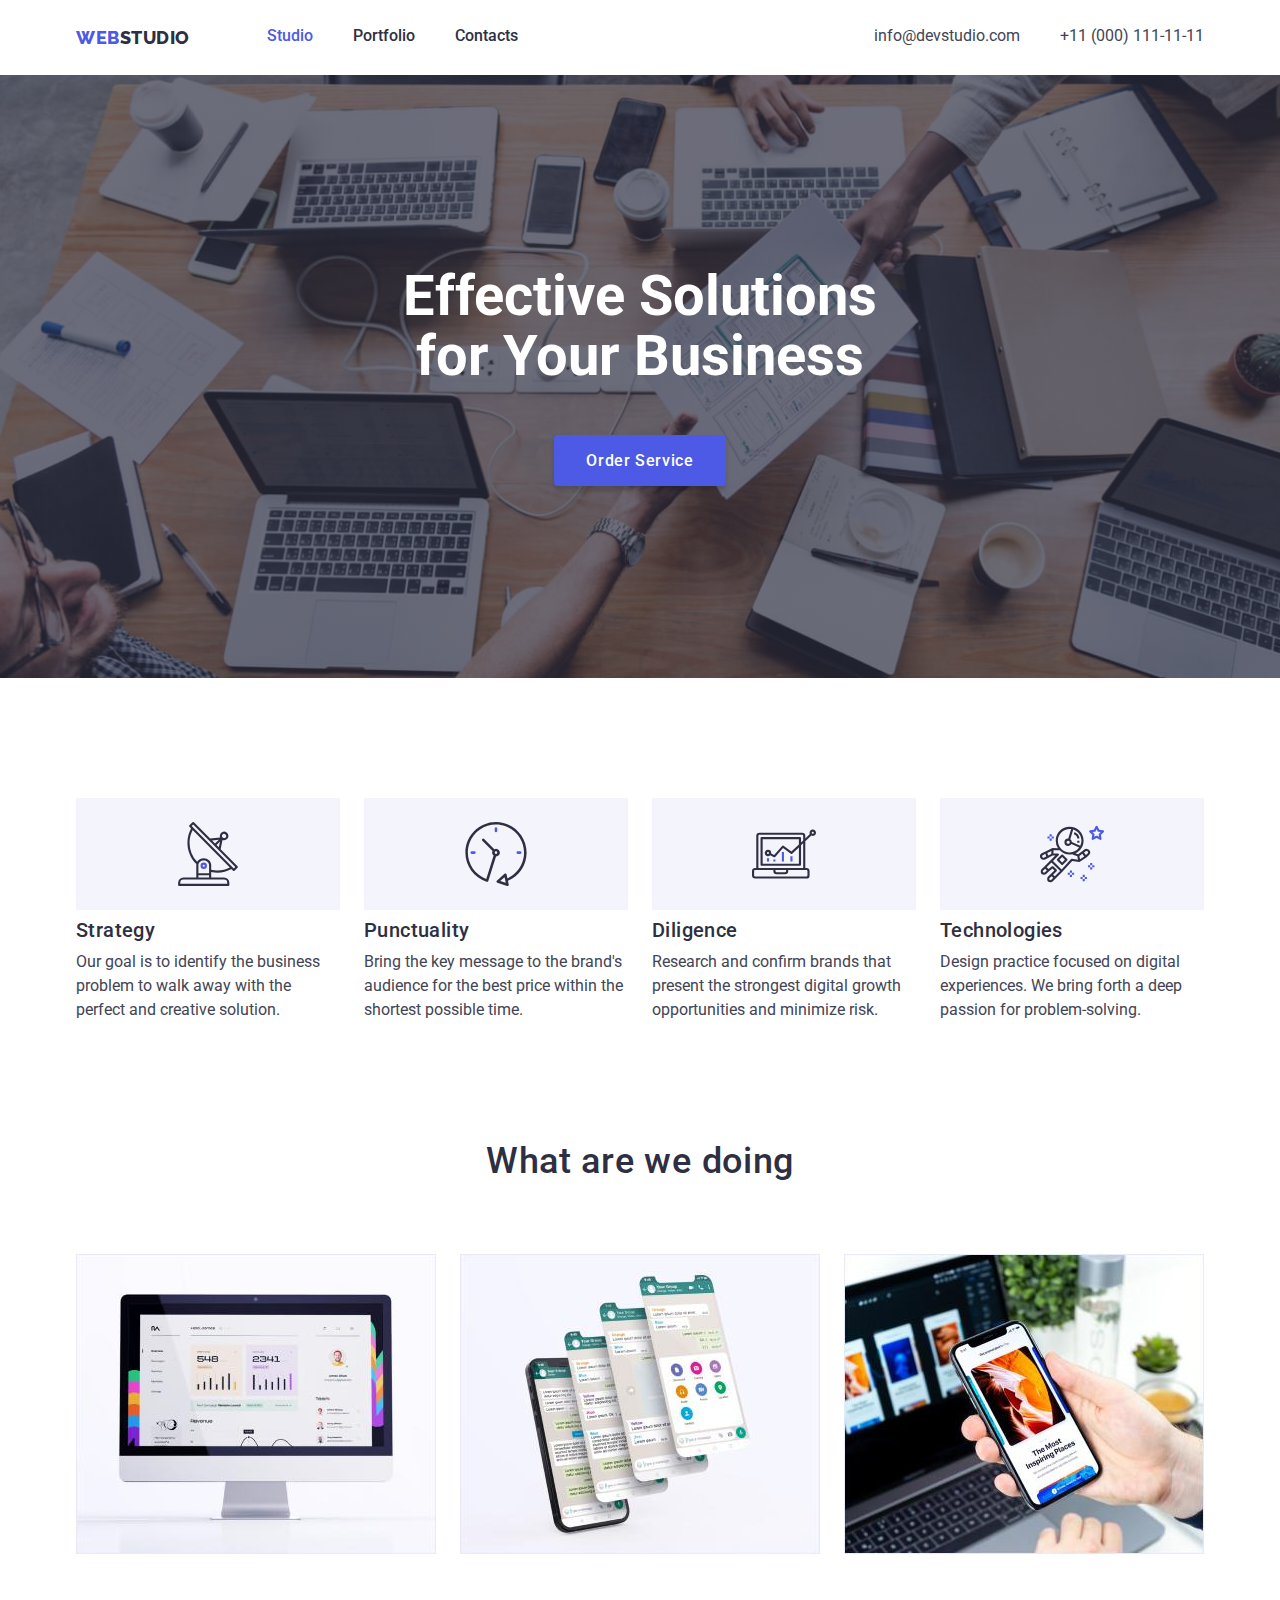
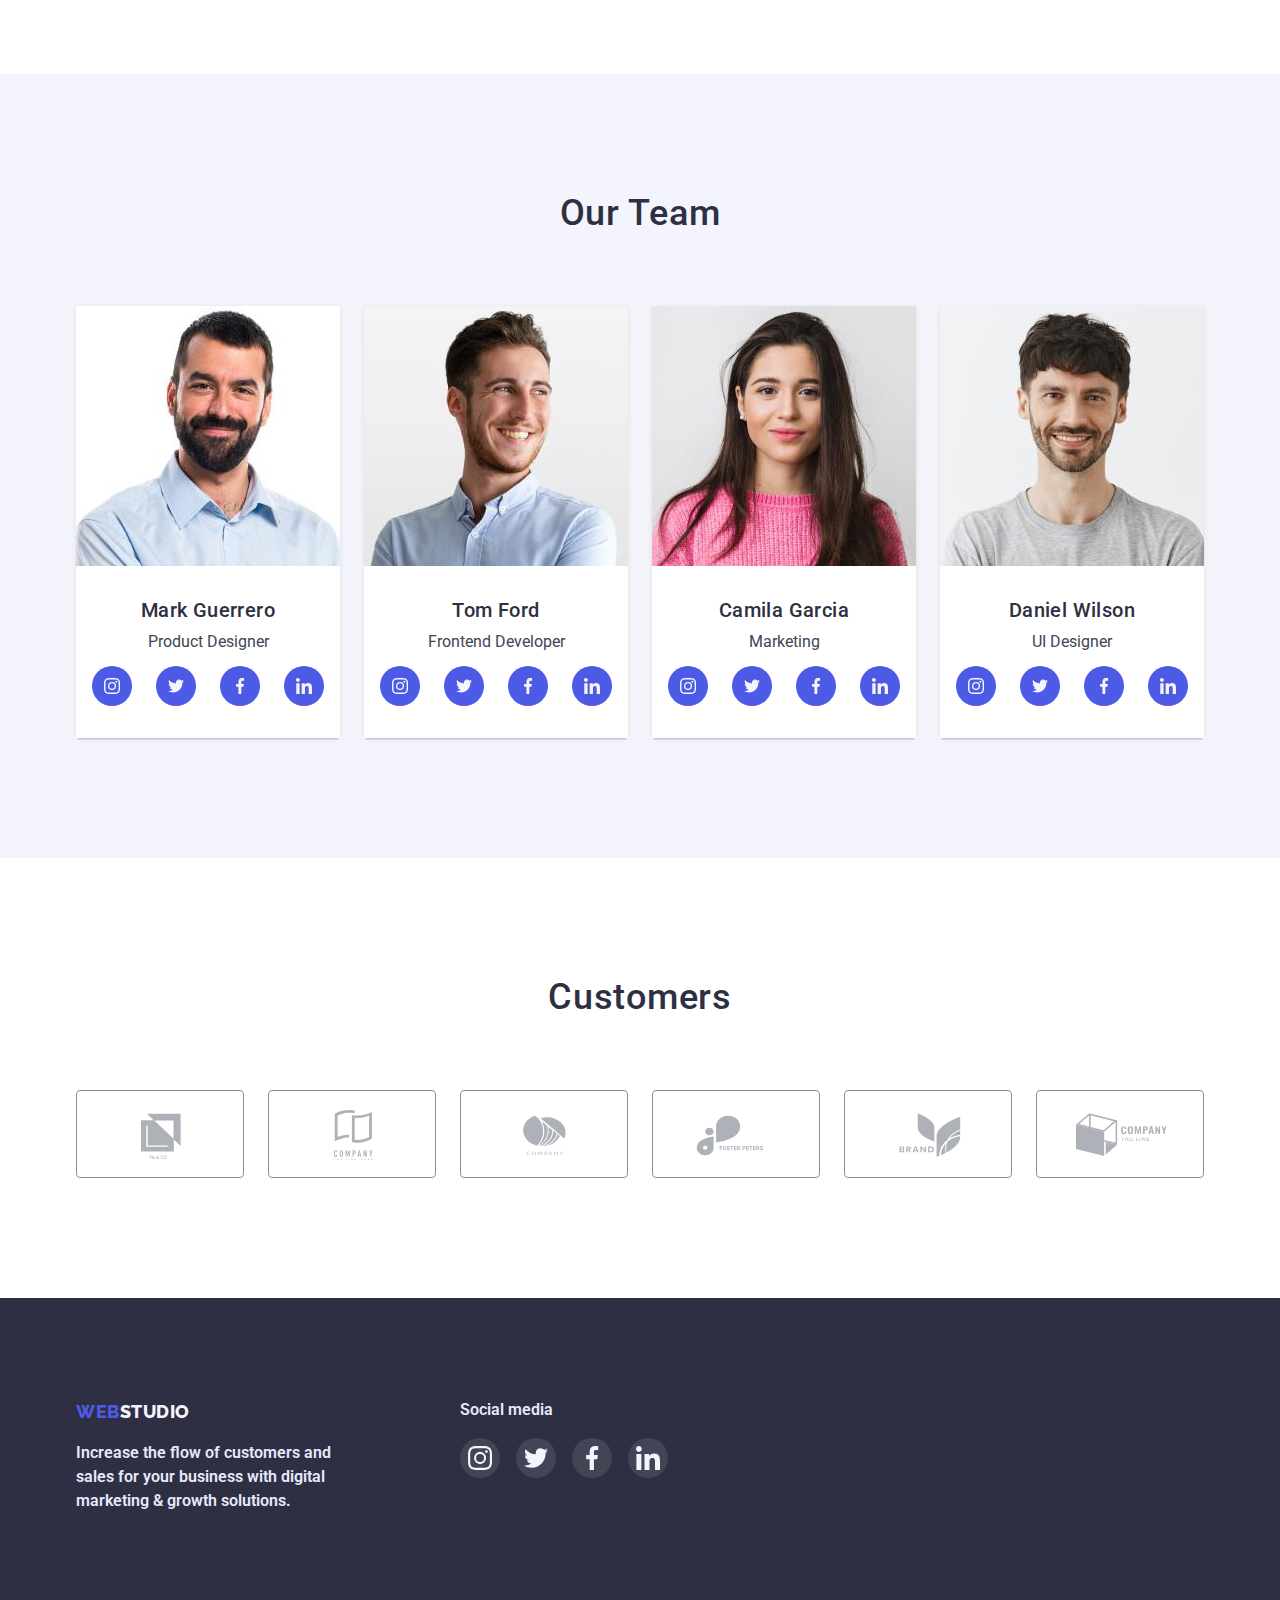
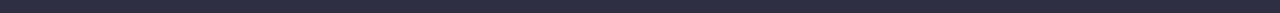
<file: index.html>
<!DOCTYPE html>
<html lang="en">
  <head>
    <meta charset="UTF-8" />
    <title>Web Studio</title>
    <link rel="preconnect" href="https://fonts.googleapis.com" />
    <link rel="preconnect" href="https://fonts.gstatic.com" crossorigin />
    <link
      href="https://fonts.googleapis.com/css2?family=Raleway:wght@700;800&family=Roboto:wght@400;500;700;900&display=swap"
      rel="stylesheet"
    />
    <link
      href="https://cdnjs.cloudflare.com/ajax/libs/modern-normalize/1.1.0/modern-normalize.min.css"
      rel="stylesheet"
    />
    <link href="./css/styles.css" rel="stylesheet" type="text/css" />
  </head>
  <body>
    <header class="page-header">
      <div class="container">
        <nav class="main-nav">
          <a class="logo link" href="./index.html"> <span>Web</span>Studio </a>
          <ul class="list site-nav">
            <li class="item">
              <a class="link active" href="./index.html">Studio</a>
            </li>
            <li class="item">
              <a class="link" href="./portfolio.html">Portfolio</a>
            </li>
            <li class="item">
              <a class="link" href="">Contacts</a>
            </li>
          </ul>
        </nav>
        <ul class="list contacts-nav">
          <li class="item">
            <a class="link" href="mailto:info@devstudio.com"
              >info@devstudio.com</a
            >
          </li>
          <li class="item">
            <a class="link" href="tel:+110001111111">+11 (000) 111-11-11</a>
          </li>
        </ul>
      </div>
    </header>
    <main class="page-main">
      <section class="hero section">
        <h1 class="title">
          Effective Solutions <br />
          for Your Business
        </h1>
        <button class="button primary" type="button">Order Service</button>
      </section>
      <section class="section">
        <div class="container">
          <ul class="feature-list list">
            <li class="item item-info">
              <div class="item-image">
                <svg class="item-icon">
                  <use href="./images/icons.svg#icon-antenna-1-1"></use>
                </svg>
              </div>
              <div class="item-body">
                <h3 class="subtitle">Strategy</h3>
                <p>
                  Our goal is to identify the business problem to walk away with
                  the perfect and creative solution.
                </p>
              </div>
            </li>
            <li class="item item-info">
              <div class="item-image">
                <svg class="item-icon">
                  <use href="./images/icons.svg#icon-clock-1"></use>
                </svg>
              </div>
              <div class="item-body">
                <h3 class="subtitle">Punctuality</h3>
                <p>
                  Bring the key message to the brand's audience for the best
                  price within the shortest possible time.
                </p>
              </div>
            </li>
            <li class="item item-info">
              <div class="item-image">
                <svg class="item-icon">
                  <use href="./images/icons.svg#icon-diagram-1"></use>
                </svg>
              </div>
              <div class="item-body">
                <h3 class="subtitle">Diligence</h3>
                <p>
                  Research and confirm brands that present the strongest digital
                  growth opportunities and minimize risk.
                </p>
              </div>
            </li>
            <li class="item item-info">
              <div class="item-image">
                <svg class="item-icon">
                  <use href="./images/icons.svg#icon-astronaut-1"></use>
                </svg>
              </div>
              <div class="item-body">
                <h3 class="subtitle">Technologies</h3>
                <p>
                  Design practice focused on digital experiences. We bring forth
                  a deep passion for problem-solving.
                </p>
              </div>
            </li>
          </ul>
        </div>
      </section>
      <section class="section">
        <div class="container">
          <h2 class="subject">What are we doing</h2>
          <ul class="feature-list list">
            <li class="item">
              <img
                class="image"
                src="./images/screen.jpg"
                alt="screen"
                height="300"
                width="360"
              />
            </li>
            <li class="item">
              <img
                class="image"
                src="./images/phone.jpg"
                alt="phonpe"
                height="300"
                width="360"
              />
            </li>
            <li class="item">
              <img
                class="image"
                src="./images/screenphone.jpg"
                alt="screen&phone"
                height="300"
                width="360"
              />
            </li>
          </ul>
        </div>
      </section>
      <section class="section">
        <div class="container">
          <h2 class="subject">Our Team</h2>
          <ul class="feature-list list">
            <li class="item our-team-cards">
              <img
                class="image"
                src="./images/Guerrero.jpg"
                alt="Mark Guerrero - Product Designer"
                height="260"
                width="264"
              />
              <div class="item-description center">
                <h3 class="subtitle">Mark Guerrero</h3>
                <p class="our-team-position">Product Designer</p>
                <ul class="list social-container">
                  <li class="item">
                    <a href="#" class="icon-team">
                      <svg class="icon">
                        <use href="./images/icons.svg#icon-instagram-2"></use>
                      </svg>
                    </a>
                  </li>
                  <li class="item">
                    <a href="#" class="icon-team">
                      <svg class="icon">
                        <use href="./images/icons.svg#icon-twitter-1"></use>
                      </svg>
                    </a>
                  </li>
                  <li class="item">
                    <a href="#" class="icon-team">
                      <svg class="icon">
                        <use href="./images/icons.svg#icon-facebook-1"></use>
                      </svg>
                    </a>
                  </li>
                  <li class="item">
                    <a href="#" class="icon-team">
                      <svg class="icon">
                        <use href="./images/icons.svg#icon-linkedin-1"></use>
                      </svg>
                    </a>
                  </li>
                </ul>
              </div>
            </li>
            <li class="item our-team-cards">
              <img
                class="image"
                src="./images/Ford.jpg"
                alt="Tom Ford - Frontend Developer"
                height="260"
                width="264"
              />
              <div class="item-description center">
                <h3 class="subtitle">Tom Ford</h3>
                <p class="our-team-position">Frontend Developer</p>
                <ul class="list social-container">
                  <li class="item">
                    <a href="#" class="icon-team">
                      <svg class="icon">
                        <use href="./images/icons.svg#icon-instagram-2"></use>
                      </svg>
                    </a>
                  </li>
                  <li class="item">
                    <a href="#" class="icon-team">
                      <svg class="icon">
                        <use href="./images/icons.svg#icon-twitter-1"></use>
                      </svg>
                    </a>
                  </li>
                  <li class="item">
                    <a href="#" class="icon-team">
                      <svg class="icon">
                        <use href="./images/icons.svg#icon-facebook-1"></use>
                      </svg>
                    </a>
                  </li>
                  <li class="item">
                    <a href="#" class="icon-team">
                      <svg class="icon">
                        <use href="./images/icons.svg#icon-linkedin-1"></use>
                      </svg>
                    </a>
                  </li>
                </ul>
              </div>
            </li>
            <li class="item our-team-cards">
              <img
                class="image"
                src="./images/Garcia.jpg"
                alt="Camila Garcia - Marketing"
                height="260"
                width="264"
              />
              <div class="item-description center">
                <h3 class="subtitle">Camila Garcia</h3>
                <p class="our-team-position">Marketing</p>
                <ul class="list social-container">
                  <li class="item">
                    <a href="#" class="icon-team">
                      <svg class="icon">
                        <use href="./images/icons.svg#icon-instagram-2"></use>
                      </svg>
                    </a>
                  </li>
                  <li class="item">
                    <a href="#" class="icon-team">
                      <svg class="icon">
                        <use href="./images/icons.svg#icon-twitter-1"></use>
                      </svg>
                    </a>
                  </li>
                  <li class="item">
                    <a href="#" class="icon-team">
                      <svg class="icon">
                        <use href="./images/icons.svg#icon-facebook-1"></use>
                      </svg>
                    </a>
                  </li>
                  <li class="item">
                    <a href="#" class="icon-team">
                      <svg class="icon">
                        <use href="./images/icons.svg#icon-linkedin-1"></use>
                      </svg>
                    </a>
                  </li>
                </ul>
              </div>
            </li>
            <li class="item our-team-cards">
              <img
                class="image"
                src="./images/Wilson.jpg"
                alt="Daniel Wilson - UI Designer"
                height="260"
                width="264"
              />
              <div class="item-description center">
                <h3 class="subtitle">Daniel Wilson</h3>
                <p class="our-team-position">UI Designer</p>
                <ul class="list social-container">
                  <li class="item">
                    <a href="#" class="icon-team">
                      <svg class="icon">
                        <use href="./images/icons.svg#icon-instagram-2"></use>
                      </svg>
                    </a>
                  </li>
                  <li class="item">
                    <a href="#" class="icon-team">
                      <svg class="icon">
                        <use href="./images/icons.svg#icon-twitter-1"></use>
                      </svg>
                    </a>
                  </li>
                  <li class="item">
                    <a href="#" class="icon-team">
                      <svg class="icon">
                        <use href="./images/icons.svg#icon-facebook-1"></use>
                      </svg>
                    </a>
                  </li>
                  <li class="item">
                    <a href="#" class="icon-team">
                      <svg class="icon">
                        <use href="./images/icons.svg#icon-linkedin-1"></use>
                      </svg>
                    </a>
                  </li>
                </ul>
              </div>
            </li>
          </ul>
        </div>
      </section>
      <section class="section">
        <div class="container">
          <h2 class="subject">Customers</h2>
          <ul class="list feature-list social-container">
            <li class="item">
              <a href="#" class="link">
                <svg class="icon-customers">
                  <use href="./images/icons.svg#icon-Logo"></use>
                </svg>
              </a>
            </li>
            <li class="item">
              <a href="#" class="link">
                <svg class="icon-customers">
                  <use href="./images/icons.svg#icon-Logo-1"></use>
                </svg>
              </a>
            </li>
            <li class="item">
              <a href="#" class="link">
                <svg class="icon-customers">
                  <use href="./images/icons.svg#icon-Logo-2"></use>
                </svg>
              </a>
            </li>
            <li class="item">
              <a href="#" class="link">
                <svg class="icon-customers">
                  <use href="./images/icons.svg#icon-Logo-3"></use>
                </svg>
              </a>
            </li>
            <li class="item">
              <a href="#" class="link">
                <svg class="icon-customers">
                  <use href="./images/icons.svg#icon-Logo-4"></use>
                </svg>
              </a>
            </li>
            <li class="item">
              <a href="#" class="link">
                <svg class="icon-customers">
                  <use href="./images/icons.svg#icon-Logo-5"></use>
                </svg>
              </a>
            </li>
          </ul>
        </div>
      </section>
    </main>
    <footer class="page-footer">
      <div class="container social-container">
        <div>
          <a class="link logo" href="./index.html"> <span>Web</span>Studio </a>
          <p class="left-paragraph">
            Increase the flow of customers and sales for your business with
            digital marketing & growth solutions.
          </p>
        </div>
        <div class="social-footer">
          <p class="right-paragraph">Social media</p>
          <ul class="list social-container">
            <li class="item">
              <a href="#" class="icon-footer">
                <svg class="icon">
                  <use href="./images/icons.svg#icon-instagram-2"></use>
                </svg>
              </a>
            </li>
            <li class="item">
              <a href="#" class="icon-footer">
                <svg class="icon">
                  <use href="./images/icons.svg#icon-twitter-1"></use>
                </svg>
              </a>
            </li>
            <li class="item">
              <a href="#" class="icon-footer">
                <svg class="icon">
                  <use href="./images/icons.svg#icon-facebook-1"></use>
                </svg>
              </a>
            </li>
            <li class="item">
              <a href="#" class="icon-footer">
                <svg class="icon">
                  <use href="./images/icons.svg#icon-linkedin-1"></use>
                </svg>
              </a>
            </li>
          </ul>
        </div>
      </div>
    </footer>
  </body>
</html>
</file>
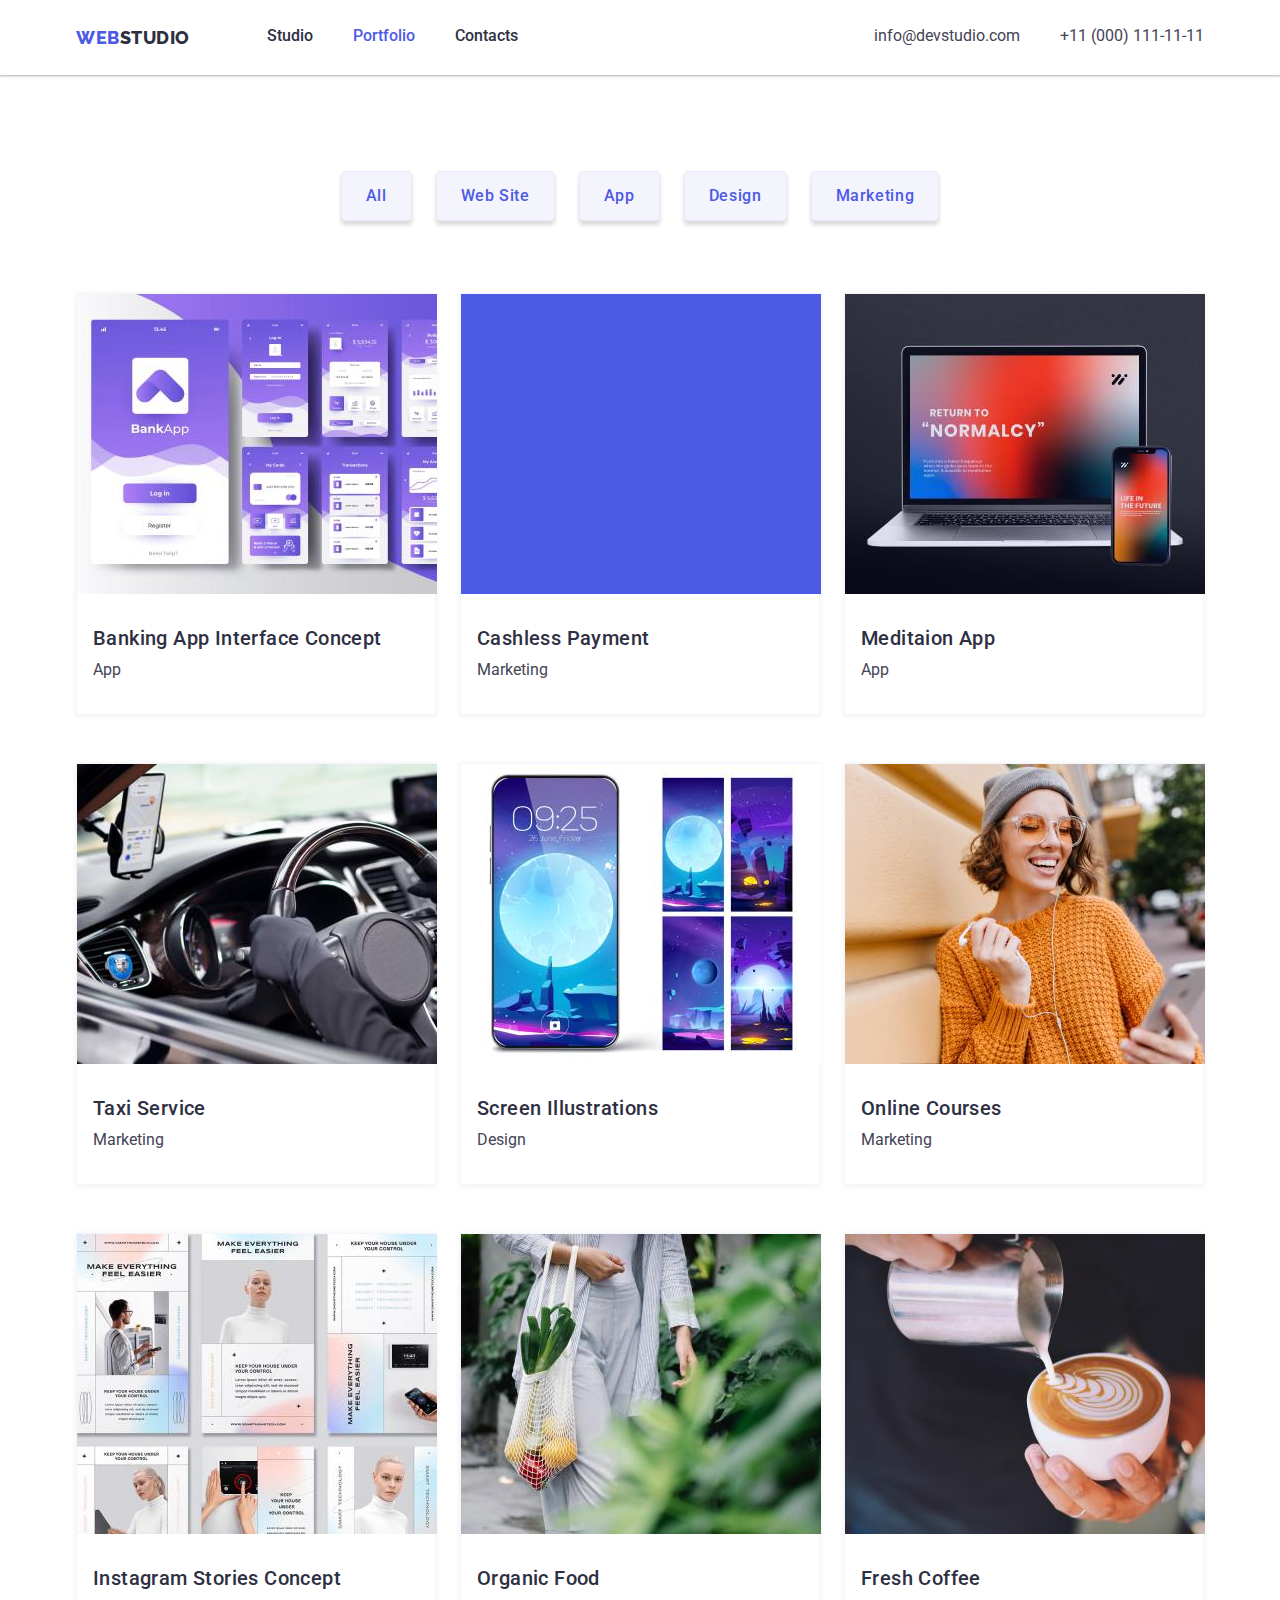
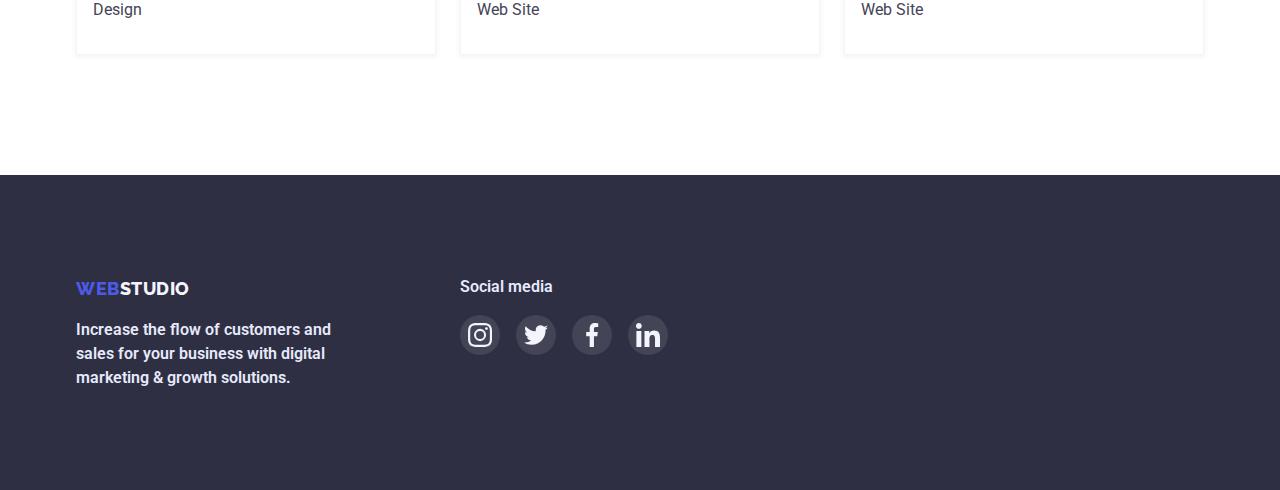
<file: portfolio.html>
<!DOCTYPE html>
<html lang="en">
  <head>
    <meta charset="UTF-8" />
    <title>Web Studio - Portfolio</title>
    <link rel="preconnect" href="https://fonts.googleapis.com" />
    <link rel="preconnect" href="https://fonts.gstatic.com" crossorigin />
    <link
      href="https://fonts.googleapis.com/css2?family=Raleway:wght@700;800&family=Roboto:wght@400;500;700;900&display=swap"
      rel="stylesheet"
    />
    <link
      href="https://cdnjs.cloudflare.com/ajax/libs/modern-normalize/1.1.0/modern-normalize.min.css"
      rel="stylesheet"
    />
    <link href="./css/styles.css" rel="stylesheet" type="text/css" />
  </head>
  <body>
    <header class="page-header">
      <div class="container">
        <nav class="main-nav">
          <a class="logo link" href="./index.html"> <span>Web</span>Studio </a>
          <ul class="list site-nav">
            <li class="item">
              <a class="link" href="./index.html">Studio</a>
            </li>
            <li class="item">
              <a class="link active" href="./portfolio.html">Portfolio</a>
            </li>
            <li class="item">
              <a class="link" href="">Contacts</a>
            </li>
          </ul>
        </nav>
        <ul class="list contacts-nav">
          <li class="item">
            <a class="link" href="mailto:info@devstudio.com"
              >info@devstudio.com</a
            >
          </li>
          <li class="item">
            <a class="link" href="tel:+110001111111">+11 (000) 111-11-11</a>
          </li>
        </ul>
      </div>
    </header>
    <main class="page-main">
      <section class="section portfolio">
        <div class="container">
          <h1 class="hidden">Portfolio</h1>
          <h2 class="hidden">List of projects</h2>
          <ul class="feature-list filter-list list">
            <li class="item">
              <button class="button secondary" type="button">All</button>
            </li>
            <li class="item">
              <button class="button secondary" type="button">Web Site</button>
            </li>
            <li class="item">
              <button class="button secondary" type="button">App</button>
            </li>
            <li class="item">
              <button class="button secondary" type="button">Design</button>
            </li>
            <li class="item">
              <button class="button secondary" type="button">Marketing</button>
            </li>
          </ul>
          <ul class="flex-container list">
            <li class="item">
              <a class="link" href="https://google.com">
                <img
                  class="image"
                  src="./images/interface.jpg"
                  alt="screen"
                  height="300"
                  width="360"
                />
                <div class="item-description">
                  <h3 class="subtitle">Banking App Interface Concept</h3>
                  <p>App</p>
                </div>
              </a>
            </li>
            <li class="item">
              <a class="link" href="https://google.com">
                <img
                  class="image"
                  src="./images/payment.jpg"
                  alt="screen"
                  height="300"
                  width="360"
                />
                <div class="item-description">
                  <h3 class="subtitle">Cashless Payment</h3>
                  <p>Marketing</p>
                </div>
              </a>
            </li>
            <li class="item">
              <a class="link" href="https://google.com">
                <img
                  class="image"
                  src="./images/meditaion.jpg"
                  alt="screen"
                  height="300"
                  width="360"
                />
                <div class="item-description">
                  <h3 class="subtitle">Meditaion App</h3>
                  <p>App</p>
                </div>
              </a>
            </li>
            <li class="item">
              <a class="link" href="https://google.com">
                <img
                  class="image"
                  src="./images/taxi.jpg"
                  alt="screen"
                  height="300"
                  width="360"
                />
                <div class="item-description">
                  <h3 class="subtitle">Taxi Service</h3>
                  <p>Marketing</p>
                </div>
              </a>
            </li>
            <li class="item">
              <a class="link" href="https://google.com">
                <img
                  class="image"
                  src="./images/screenillustrations.jpg"
                  alt="screen"
                  height="300"
                  width="360"
                />
                <div class="item-description">
                  <h3 class="subtitle">Screen Illustrations</h3>
                  <p>Design</p>
                </div>
              </a>
            </li>
            <li class="item">
              <a class="link" href="https://google.com">
                <img
                  class="image"
                  src="./images/courses.jpg"
                  alt="screen"
                  height="300"
                  width="360"
                />
                <div class="item-description">
                  <h3 class="subtitle">Online Courses</h3>
                  <p>Marketing</p>
                </div>
              </a>
            </li>
            <li class="item">
              <a class="link" href="https://google.com">
                <img
                  class="image"
                  src="./images/instagram.jpg"
                  alt="screen"
                  height="300"
                  width="360"
                />
                <div class="item-description">
                  <h3 class="subtitle">Instagram Stories Concept</h3>
                  <p>Design</p>
                </div>
              </a>
            </li>
            <li class="item">
              <a class="link" href="https://google.com">
                <img
                  class="image"
                  src="./images/food.jpg"
                  alt="screen"
                  height="300"
                  width="360"
                />
                <div class="item-description">
                  <h3 class="subtitle">Organic Food</h3>
                  <p>Web Site</p>
                </div>
              </a>
            </li>
            <li class="item">
              <a class="link" href="https://google.com">
                <img
                  class="image"
                  src="./images/cofee.jpg"
                  alt="screen"
                  height="300"
                  width="360"
                />
                <div class="item-description">
                  <h3 class="subtitle">Fresh Coffee</h3>
                  <p>Web Site</p>
                </div>
              </a>
            </li>
          </ul>
        </div>
      </section>
    </main>
    <footer class="page-footer">
      <div class="container social-container">
        <div>
          <a class="link logo" href="./index.html"> <span>Web</span>Studio </a>
          <p class="left-paragraph">
            Increase the flow of customers and sales for your business with
            digital marketing & growth solutions.
          </p>
        </div>
        <div class="social-footer">
          <p class="right-paragraph">Social media</p>
          <ul class="list social-container">
            <li class="item">
              <a href="#" class="icon-footer">
                <svg class="icon">
                  <use href="./images/icons.svg#icon-instagram-2"></use>
                </svg>
              </a>
            </li>
            <li class="item">
              <a href="#" class="icon-footer">
                <svg class="icon">
                  <use href="./images/icons.svg#icon-twitter-1"></use>
                </svg>
              </a>
            </li>
            <li class="item">
              <a href="#" class="icon-footer">
                <svg class="icon">
                  <use href="./images/icons.svg#icon-facebook-1"></use>
                </svg>
              </a>
            </li>
            <li class="item">
              <a href="#" class="icon-footer">
                <svg class="icon">
                  <use href="./images/icons.svg#icon-linkedin-1"></use>
                </svg>
              </a>
            </li>
          </ul>
        </div>
      </div>
    </footer>
  </body>
</html>
</file>
<file: css/styles.css>
/* ==================== main ==================== */
:root {
  --primary: #4d5ae5;
  --dark: #2e2f42;
  --success: #31d0aa;
  --text: #434455;
  --subtle-text: #8e8f99;
  --accent: #e7e9fc;
  --light: #f4f4fd;
  --primary-dark: #404bbf;
  --white: #ffffff;
  --current-color: #afb1b8;
  --icon-footer: #31d0aa;
}
body {
  font-family: Roboto;
  font-size: 16px;
  line-height: 1.5;
  letter-spacing: 2%;
  color: var(--text);
}
.container {
  width: 1128px;
  margin: 0 auto;
}

.section {
  padding: 120px 0;
}
.section:nth-child(2) {
  padding-bottom: 0;
}
section:nth-child(4) {
  background-color: var(--light);
}
.image {
  display: block;
}
.center {
  text-align: center;
}
.hidden {
  display: none;
}
.hero {
  background-color: var(--dark);
  background-image: linear-gradient(
      to right,
      rgba(46, 47, 66, 0.7),
      rgba(46, 47, 66, 0.7)
    ),
    url(../images/hero.jpg);
  text-align: center;
  padding: 192px 0;
  max-width: 1600px;
  background-repeat: no-repeat;
  margin: 0 auto;
  background-size: cover;
}
.portfolio {
  padding-top: 96px;
}
.link {
  text-decoration: none;
  color: var(--text);
}
.link:active:not(.logo) {
  color: var(--primary);
}
.list {
  list-style: none;
}
p,
.list {
  padding: 0;
  margin: 0;
}
.item-image {
  display: flex;
  background-color: var(--light);
  width: 264px;
  height:112px;
  justify-content:center;
  align-items:center;
}
.item-icon {
  width: 64px;
  height: 64px;
}
.item-body {
  padding-top: 8px;
}
.icon {
  width: 16px;
  height: 16px;
}
.icon-team {
  display: flex;
  align-items: center;
  justify-content: center;
  background-color: var(--primary);
  width: 40px;
  height: 40px;
  border-radius: 50%;
}
.icon-customers {
  display: block;
  width: 102px;
  height: 54px;
  fill: var(--current-color);
}
.our-team-cards {
  background-color: var(--white);
  box-shadow: 0px 1px 6px rgba(46, 47, 66, 0.08),
    0px 1px 1px rgba(46, 47, 66, 0.16), 0px 2px 1px rgba(46, 47, 66, 0.08);
  border-radius: 0px 0px 4px 4px;
}
.feature-list .link {
  display: block;
  padding: 16px 32px;
  border: 1px solid var(--subtle-text);
  border-radius: 4px;
}
.feature-list .link:hover {
  border: 1px solid var(--primary);
}

.feature-list .link:hover svg,
.feature-list .link:focus svg {
  fill: var(--primary);
}
/* ==================== header ==================== */
.page-header {
  box-shadow: 0px 2px 1px rgba(46, 47, 66, 0.08),
    0px 1px 1px rgba(46, 47, 66, 0.16), 0px 1px 6px rgba(46, 47, 66, 0.08);
}
.page-header .container {
  display: flex;
  justify-content: space-between;
}
.page-header .logo {
  margin-right: 77px;
}
.page-header .link {
  display: block;
  padding-top: 24px;
  padding-bottom: 24px;
}
/* ==================== footer ==================== */
.page-footer {
  background-color: var(--dark);
  padding: 100px 0;
}
.page-footer .logo {
  color: var(--light);
}
.page-footer .left-paragraph {
  color: var(--accent);
  margin-top: 16px;
  max-width: 264px;
  font-weight: 600;
}
.page-footer .right-paragraph {
  color: var(--accent);
  margin-bottom: 16px;
  font-weight: 600;
}
.social-footer .item:not(:last-child) {
  margin-right: 16px;
}
.social-footer {
  margin-left: 120px;
}
.icon-footer {
  display: flex;
  align-items: center;
  justify-content: center;
  background-color: rgba(255, 255, 255, 0.1);
  width: 40px;
  height: 40px;
  border-radius: 50%;
}
.icon-footer:hover,
.icon-footer:focus,
.icon-team:hover,
.icon-team:focus {
  display: flex;
  align-items: center;
  justify-content: center;
  background-color: var(--icon-footer);
}
.icon-footer .icon {
  width: 24px;
  height: 24px;
}
/* ==================== heating ==================== */
.title {
  font-size: 56px;
  line-height: 1.07;
  color: var(--white);
  margin-top: 0;
  margin-bottom: 48px;
}
.subtitle {
  font-weight: 500;
  font-size: 20px;
  line-height: 1.2;
  letter-spacing: 0.02em;
  color: var(--dark);
  margin-top: 0;
  margin-bottom: 8px;
}
.subject {
  font-weight: 500;
  font-size: 36px;
  line-height: 1.11;
  letter-spacing: 0.02em;
  color: var(--dark);
  text-align: center;
  margin-bottom: 72px;
  margin-top: 0;
}
/* ==================== logo ==================== */
.logo {
  font-family: Raleway;
  font-weight: 800;
  font-size: 18px;
  line-height: 1 33;
  letter-spacing: 0.03em;
  text-transform: uppercase;
  text-decoration: none;
  color: var(--dark);
}
.logo > span {
  color: var(--primary);
}
/* ==================== navigation ==================== */
.main-nav {
  display: flex;
}
.site-nav .link:hover,
.site-nav .link:focus {
  color: var(--text);
}
.site-nav .link {
  color: var(--dark);
  font-weight: 500;
}
.site-nav {
  display: flex;
}
.site-nav .item:not(:last-child) {
  margin-right: 40px;
}
.site-nav .link.active {
  color: var(--primary);
}
.contacts-nav {
  display: flex;
}
.contacts-nav .item + .item {
  margin-left: 40px;
}
/* ==================== buttons ==================== */
.button {
  font-weight: 500;
  font-size: 16px;
  line-height: 1.2;
  box-shadow: 0px 4px 4px rgba(0, 0, 0, 0.15);
  border: none;
  border-radius: 4px;
  letter-spacing: 0.04em;
}
.button.primary {
  color: var(--white);
  background-color: var(--primary);
  padding: 16px 32px;
}
.button.secondary {
  color: var(--primary);
  background-color: var(--light);
  line-height: 1.5;
  padding: 12px 24px;
  border: 1px solid var(--accent);
}
.button.secondary:hover,
.button.secondary:focus {
  color: var(--white);
  background-color: var(--primary);
  border-color: var(--primary);
}
.button:hover {
  box-shadow: 0px 1px 6px rgba(46, 47, 66, 0.08),
    0px 1px 1px rgba(46, 47, 66, 0.16), 0px 2px 1px rgba(46, 47, 66, 0.08);
  cursor: pointer;
}
.button:active{
  background-color: var(--primary-dark);
}
/* ==================== flex ==================== */
.flex-container .link:hover {
  box-shadow: 0px 1px 6px rgba(46, 47, 66, 0.08),
    0px 1px 1px rgba(46, 47, 66, 0.16), 0px 2px 1px rgba(46, 47, 66, 0.08);
}
.flex-container .link {
  border: 0.5px solid var(--light);
  display: block;
  box-shadow: 0px 1px 6px rgba(46, 47, 66, 0.08);
}
.flex-container {
  display: flex;
  flex-wrap: wrap;
}
.flex-container .item {
  width: 360px;
  margin-right: 24px;
  margin-bottom: 48px;
}
.flex-container .item:nth-child(3n) {
  margin-right: 0;
}
.flex-container .item:nth-last-child(-n + 3) {
  margin-bottom: 0;
}
.social-container {
  display: flex;
}
.our-team-position {
  margin-bottom: 12px;
}
/* ==================== feature ==================== */
.feature-list {
  display: flex;
}
.feature-list .item-info {
  width: 264px;
}
.feature-list .item:not(:last-child) {
  margin-right: 24px;
}
/* ==================== filter ==================== */
.filter-list {
  justify-content: center;
  margin-bottom: 72px;
}
/* ==================== item ==================== */
.item-description {
  padding: 32px 16px;
  background-color: var(--white);
}
</file>
